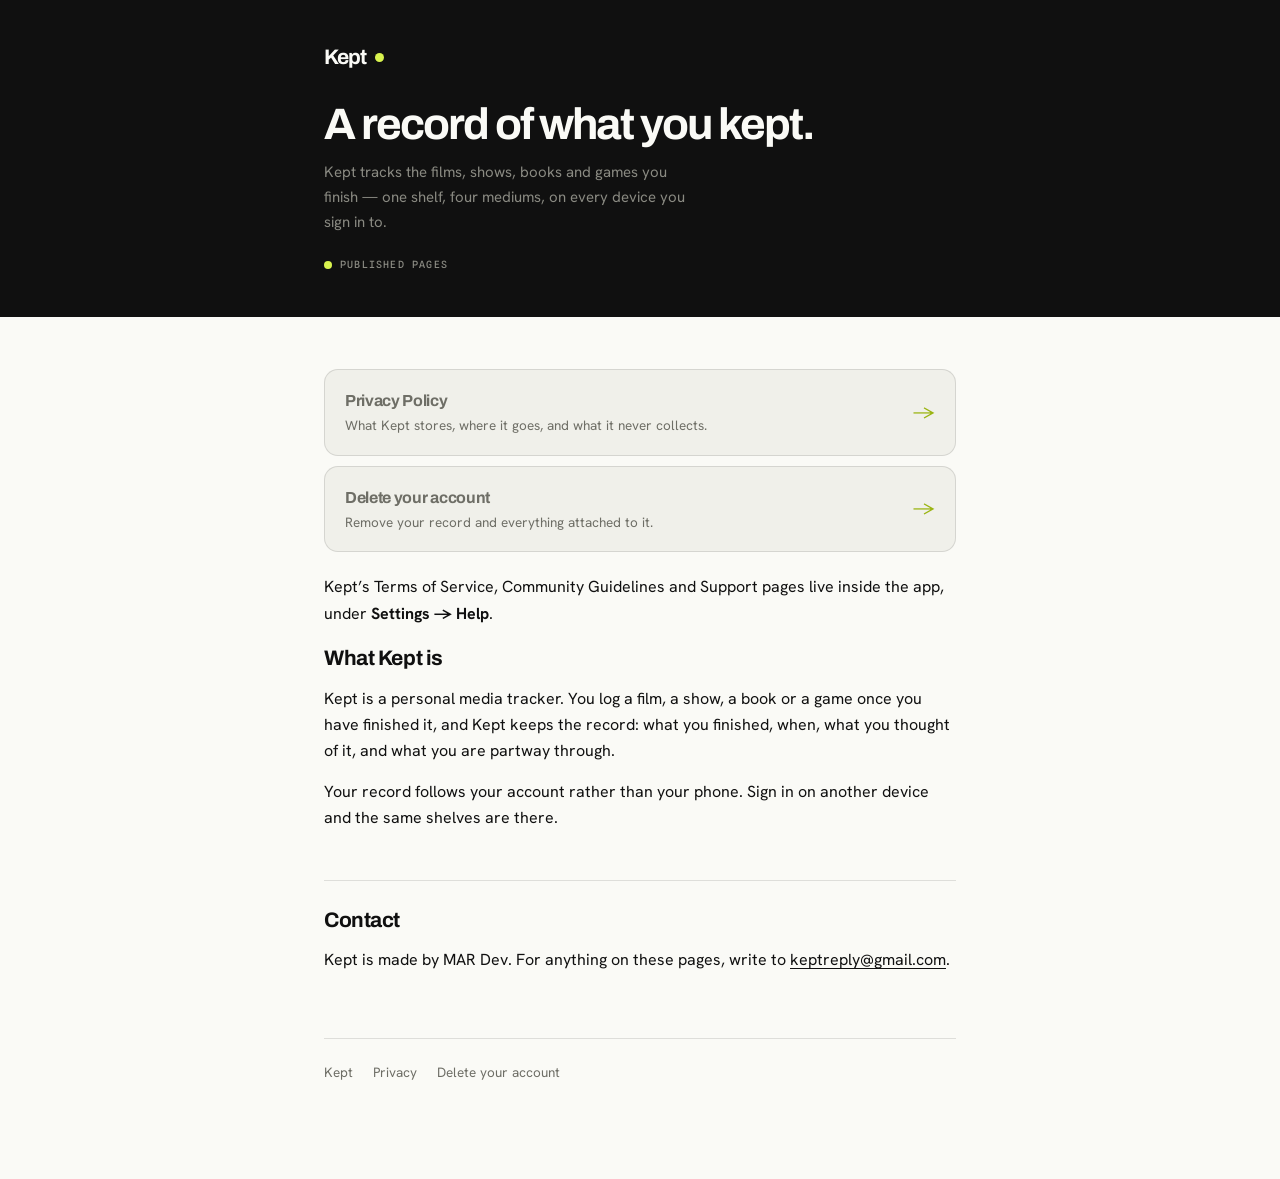
<file: index.html>
<!DOCTYPE html>
<html lang="en">
<head>
<meta charset="utf-8">
<meta name="viewport" content="width=device-width, initial-scale=1">
<title>Kept — Kept</title>
<meta name="description" content="Kept is a private record of the films, shows, books and games you have finished.">
<link rel="preconnect" href="https://fonts.googleapis.com">
<link rel="preconnect" href="https://fonts.gstatic.com" crossorigin>
<link href="https://fonts.googleapis.com/css2?family=Archivo:wght@600;700&family=Hanken+Grotesk:wght@400;700&family=Spline+Sans+Mono:wght@500&display=swap" rel="stylesheet">
<link rel="stylesheet" href="kept.css">
</head>
<body>
<header class="mast">
  <div class="wrap">
    <a class="stamp" href="index.html"><b>Kept</b><i></i></a>
    <h1>A record of what you kept.</h1>
    <p>Kept tracks the films, shows, books and games you finish — one shelf, four mediums, on every device you sign in to.</p>
    <div class="status"><i></i><span class="eyebrow">Published pages</span></div>
  </div>
</header>
<main class="wrap">

<div class="cards">
  <a class="card" href="privacy.html"><span><b>Privacy Policy</b><span>What Kept stores, where it goes, and what it never collects.</span></span><em>&rarr;</em></a>
  <a class="card" href="delete-account.html"><span><b>Delete your account</b><span>Remove your record and everything attached to it.</span></span><em>&rarr;</em></a>
</div>

<p style="margin-top:22px">Kept&rsquo;s Terms of Service, Community Guidelines and Support pages live inside the app, under <strong>Settings &rarr; Help</strong>.</p>

<h2>What Kept is</h2>
<p>Kept is a personal media tracker. You log a film, a show, a book or a game once you have finished it, and Kept keeps the record: what you finished, when, what you thought of it, and what you are partway through.</p>
<p>Your record follows your account rather than your phone. Sign in on another device and the same shelves are there.</p>

<h2>Contact</h2>
<p>Kept is made by MAR Dev. For anything on these pages, write to <a href="mailto:keptreply@gmail.com">keptreply@gmail.com</a>.</p>

<footer>
  <a href="index.html">Kept</a>
  <a href="privacy.html">Privacy</a>
  
  
  <a href="delete-account.html">Delete your account</a>
</footer>
</main>
</body>
</html>
</file>
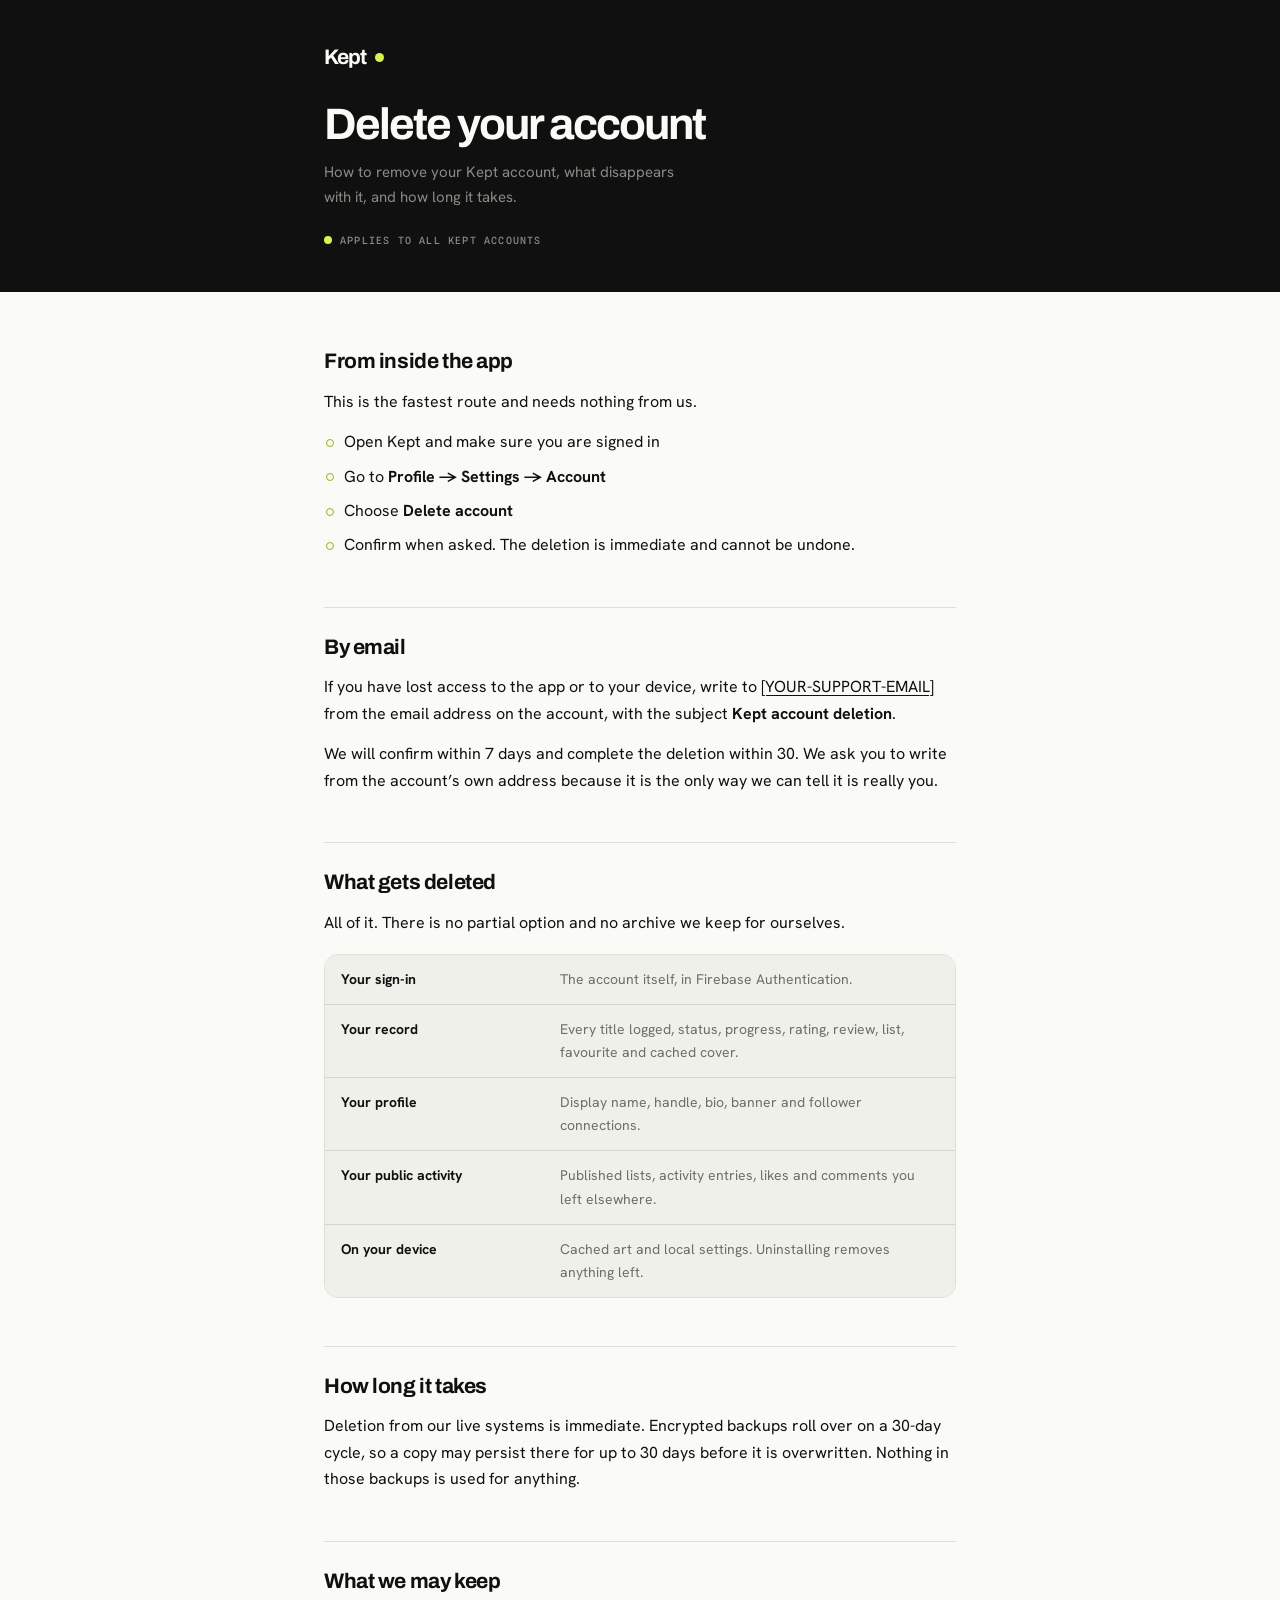
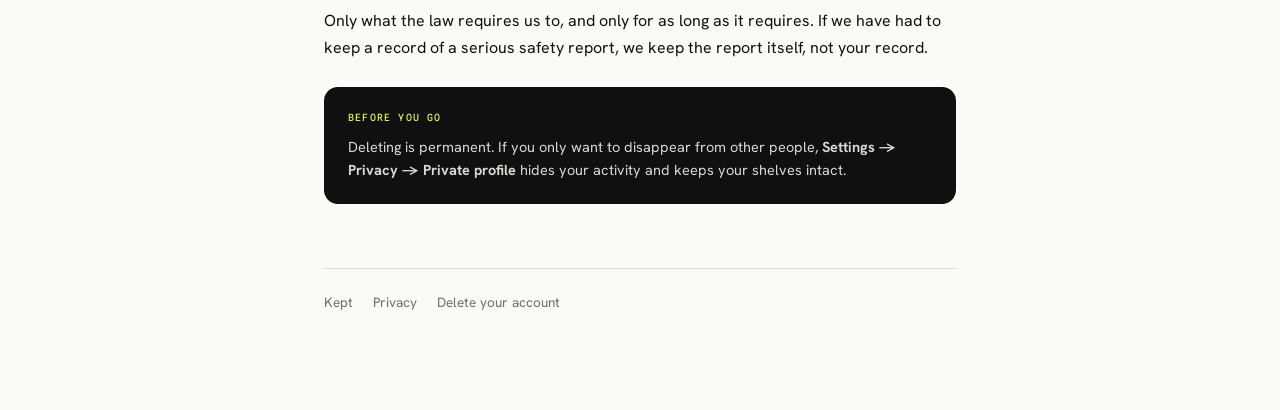
<file: delete-account.html>
<!DOCTYPE html>
<html lang="en">
<head>
<meta charset="utf-8">
<meta name="viewport" content="width=device-width, initial-scale=1">
<title>Delete your account — Kept</title>
<meta name="description" content="How to permanently delete your Kept account and everything in it.">
<link rel="preconnect" href="https://fonts.googleapis.com">
<link rel="preconnect" href="https://fonts.gstatic.com" crossorigin>
<link href="https://fonts.googleapis.com/css2?family=Archivo:wght@600;700&family=Hanken+Grotesk:wght@400;700&family=Spline+Sans+Mono:wght@500&display=swap" rel="stylesheet">
<link rel="stylesheet" href="kept.css">
</head>
<body>
<header class="mast">
  <div class="wrap">
    <a class="stamp" href="index.html"><b>Kept</b><i></i></a>
    <h1>Delete your account</h1>
    <p>How to remove your Kept account, what disappears with it, and how long it takes.</p>
    <div class="status"><i></i><span class="eyebrow">Applies to all Kept accounts</span></div>
  </div>
</header>
<main class="wrap">

<h2>From inside the app</h2>
<p>This is the fastest route and needs nothing from us.</p>
<ul>
  <li>Open Kept and make sure you are signed in</li>
  <li>Go to <strong>Profile &rarr; Settings &rarr; Account</strong></li>
  <li>Choose <strong>Delete account</strong></li>
  <li>Confirm when asked. The deletion is immediate and cannot be undone.</li>
</ul>

<h2>By email</h2>
<p>If you have lost access to the app or to your device, write to <a href="mailto:keptreply@gmail.com?subject=Kept%20account%20deletion">[YOUR-SUPPORT-EMAIL]</a> from the email address on the account, with the subject <strong>Kept account deletion</strong>.</p>
<p>We will confirm within 7 days and complete the deletion within 30. We ask you to write from the account&rsquo;s own address because it is the only way we can tell it is really you.</p>

<h2>What gets deleted</h2>
<p>All of it. There is no partial option and no archive we keep for ourselves.</p>
<div class="rows">
  <div class="row"><dt>Your sign-in</dt><dd>The account itself, in Firebase Authentication.</dd></div>
  <div class="row"><dt>Your record</dt><dd>Every title logged, status, progress, rating, review, list, favourite and cached cover.</dd></div>
  <div class="row"><dt>Your profile</dt><dd>Display name, handle, bio, banner and follower connections.</dd></div>
  <div class="row"><dt>Your public activity</dt><dd>Published lists, activity entries, likes and comments you left elsewhere.</dd></div>
  <div class="row"><dt>On your device</dt><dd>Cached art and local settings. Uninstalling removes anything left.</dd></div>
</div>

<h2>How long it takes</h2>
<p>Deletion from our live systems is immediate. Encrypted backups roll over on a 30-day cycle, so a copy may persist there for up to 30 days before it is overwritten. Nothing in those backups is used for anything.</p>

<h2>What we may keep</h2>
<p>Only what the law requires us to, and only for as long as it requires. If we have had to keep a record of a serious safety report, we keep the report itself, not your record.</p>

<div class="note">
  <span class="eyebrow">Before you go</span>
  <p>Deleting is permanent. If you only want to disappear from other people, <strong>Settings &rarr; Privacy &rarr; Private profile</strong> hides your activity and keeps your shelves intact.</p>
</div>

<footer>
  <a href="index.html">Kept</a>
  <a href="privacy.html">Privacy</a>
  
  
  <a href="delete-account.html">Delete your account</a>
</footer>
</main>
</body>
</html>
</file>
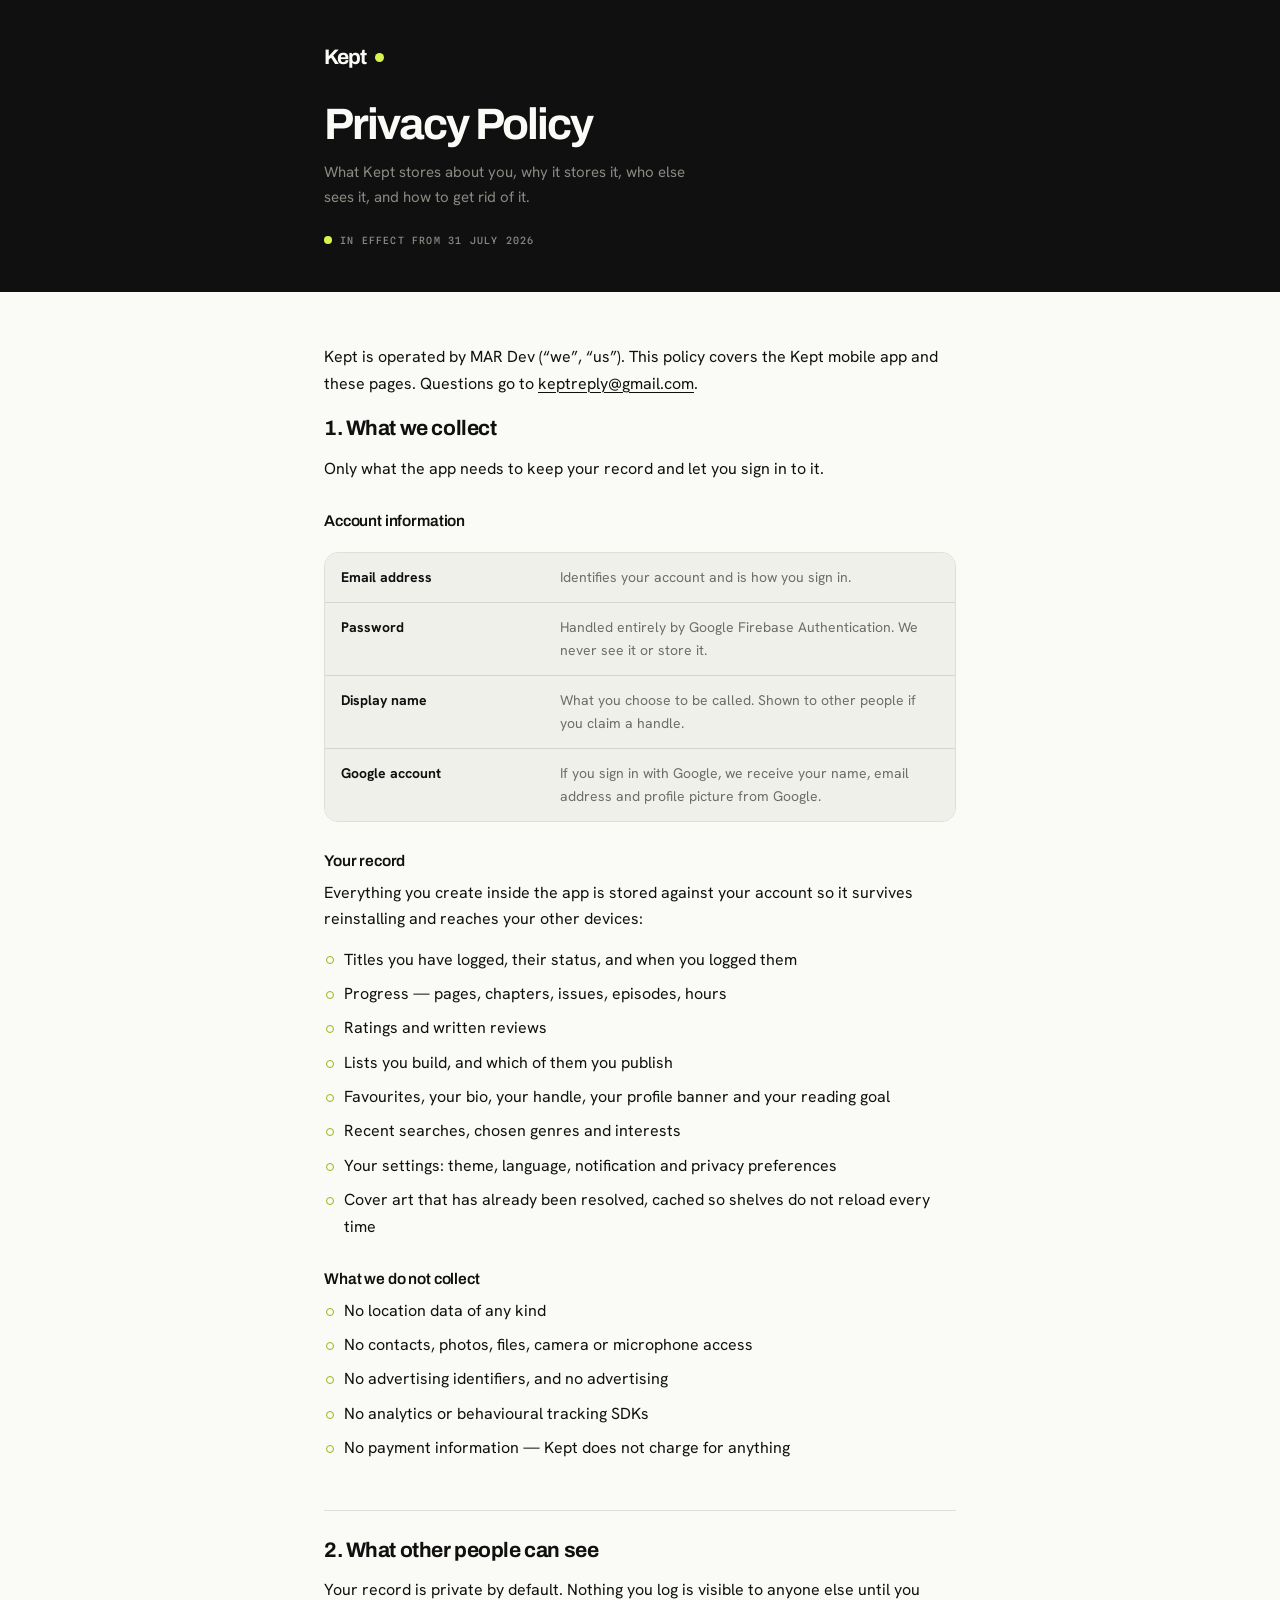
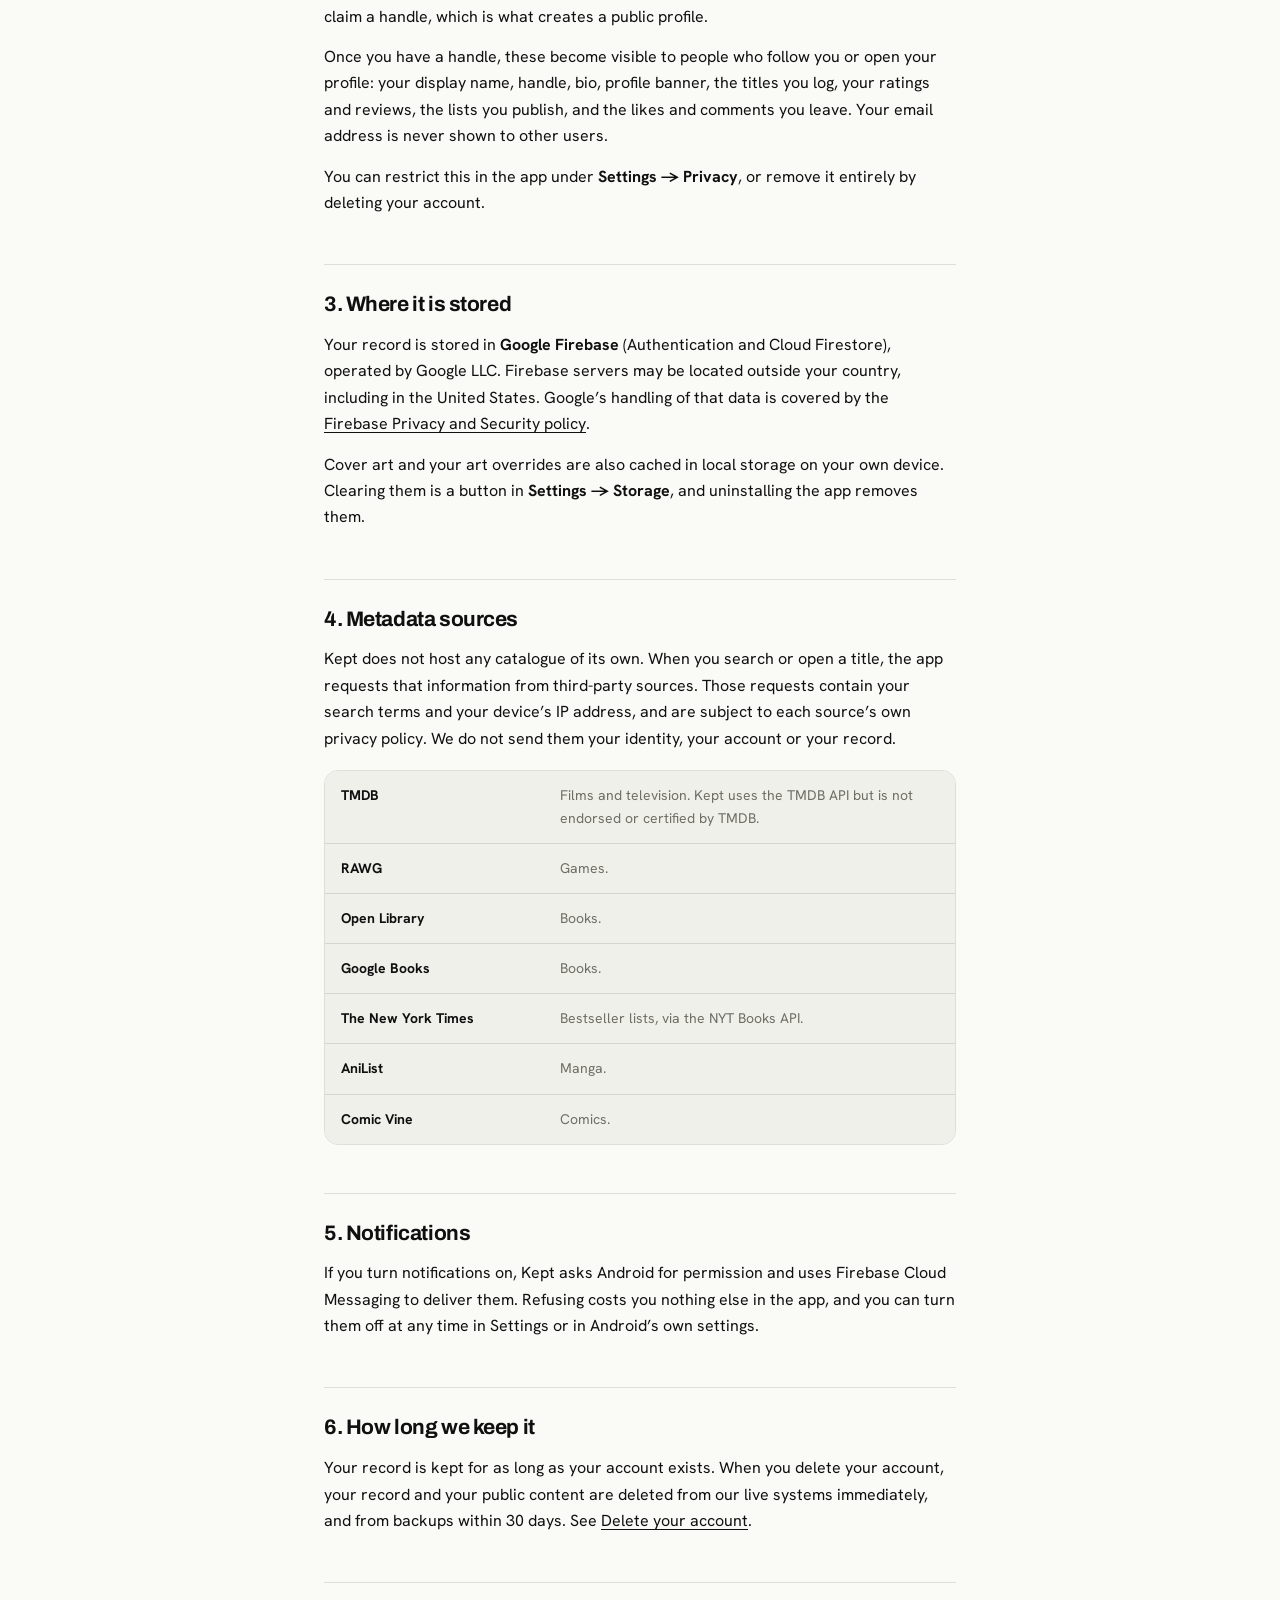
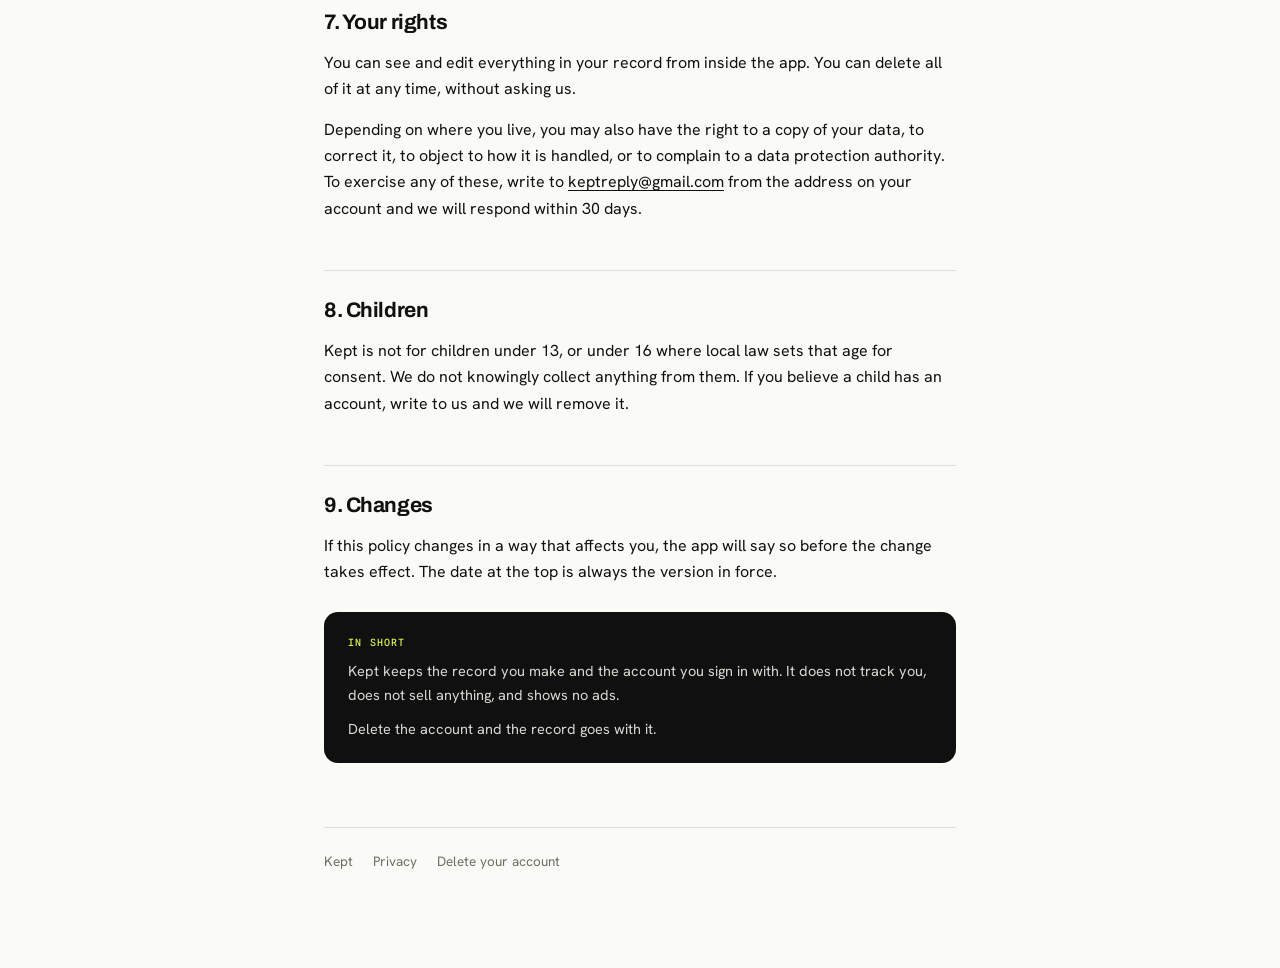
<file: privacy.html>
<!DOCTYPE html>
<html lang="en">
<head>
<meta charset="utf-8">
<meta name="viewport" content="width=device-width, initial-scale=1">
<title>Privacy Policy — Kept</title>
<meta name="description" content="What Kept collects, why, and how to remove it.">
<link rel="preconnect" href="https://fonts.googleapis.com">
<link rel="preconnect" href="https://fonts.gstatic.com" crossorigin>
<link href="https://fonts.googleapis.com/css2?family=Archivo:wght@600;700&family=Hanken+Grotesk:wght@400;700&family=Spline+Sans+Mono:wght@500&display=swap" rel="stylesheet">
<link rel="stylesheet" href="kept.css">
</head>
<body>
<header class="mast">
  <div class="wrap">
    <a class="stamp" href="index.html"><b>Kept</b><i></i></a>
    <h1>Privacy Policy</h1>
    <p>What Kept stores about you, why it stores it, who else sees it, and how to get rid of it.</p>
    <div class="status"><i></i><span class="eyebrow">In effect from 31 July 2026</span></div>
  </div>
</header>
<main class="wrap">

<p>Kept is operated by MAR Dev (&ldquo;we&rdquo;, &ldquo;us&rdquo;). This policy covers the Kept mobile app and these pages. Questions go to <a href="mailto:keptreply@gmail.com">keptreply@gmail.com</a>.</p>

<h2>1. What we collect</h2>
<p>Only what the app needs to keep your record and let you sign in to it.</p>

<h3>Account information</h3>
<div class="rows">
  <div class="row"><dt>Email address</dt><dd>Identifies your account and is how you sign in.</dd></div>
  <div class="row"><dt>Password</dt><dd>Handled entirely by Google Firebase Authentication. We never see it or store it.</dd></div>
  <div class="row"><dt>Display name</dt><dd>What you choose to be called. Shown to other people if you claim a handle.</dd></div>
  <div class="row"><dt>Google account</dt><dd>If you sign in with Google, we receive your name, email address and profile picture from Google.</dd></div>
</div>

<h3>Your record</h3>
<p>Everything you create inside the app is stored against your account so it survives reinstalling and reaches your other devices:</p>
<ul>
  <li>Titles you have logged, their status, and when you logged them</li>
  <li>Progress — pages, chapters, issues, episodes, hours</li>
  <li>Ratings and written reviews</li>
  <li>Lists you build, and which of them you publish</li>
  <li>Favourites, your bio, your handle, your profile banner and your reading goal</li>
  <li>Recent searches, chosen genres and interests</li>
  <li>Your settings: theme, language, notification and privacy preferences</li>
  <li>Cover art that has already been resolved, cached so shelves do not reload every time</li>
</ul>

<h3>What we do not collect</h3>
<ul>
  <li>No location data of any kind</li>
  <li>No contacts, photos, files, camera or microphone access</li>
  <li>No advertising identifiers, and no advertising</li>
  <li>No analytics or behavioural tracking SDKs</li>
  <li>No payment information — Kept does not charge for anything</li>
</ul>

<h2>2. What other people can see</h2>
<p>Your record is private by default. Nothing you log is visible to anyone else until you claim a handle, which is what creates a public profile.</p>
<p>Once you have a handle, these become visible to people who follow you or open your profile: your display name, handle, bio, profile banner, the titles you log, your ratings and reviews, the lists you publish, and the likes and comments you leave. Your email address is never shown to other users.</p>
<p>You can restrict this in the app under <strong>Settings &rarr; Privacy</strong>, or remove it entirely by deleting your account.</p>

<h2>3. Where it is stored</h2>
<p>Your record is stored in <strong>Google Firebase</strong> (Authentication and Cloud Firestore), operated by Google LLC. Firebase servers may be located outside your country, including in the United States. Google&rsquo;s handling of that data is covered by the <a href="https://firebase.google.com/support/privacy" rel="noopener">Firebase Privacy and Security policy</a>.</p>
<p>Cover art and your art overrides are also cached in local storage on your own device. Clearing them is a button in <strong>Settings &rarr; Storage</strong>, and uninstalling the app removes them.</p>

<h2>4. Metadata sources</h2>
<p>Kept does not host any catalogue of its own. When you search or open a title, the app requests that information from third-party sources. Those requests contain your search terms and your device&rsquo;s IP address, and are subject to each source&rsquo;s own privacy policy. We do not send them your identity, your account or your record.</p>
<div class="rows">
  <div class="row"><dt>TMDB</dt><dd>Films and television. Kept uses the TMDB API but is not endorsed or certified by TMDB.</dd></div>
  <div class="row"><dt>RAWG</dt><dd>Games.</dd></div>
  <div class="row"><dt>Open Library</dt><dd>Books.</dd></div>
  <div class="row"><dt>Google Books</dt><dd>Books.</dd></div>
  <div class="row"><dt>The New York Times</dt><dd>Bestseller lists, via the NYT Books API.</dd></div>
  <div class="row"><dt>AniList</dt><dd>Manga.</dd></div>
  <div class="row"><dt>Comic Vine</dt><dd>Comics.</dd></div>
</div>

<h2>5. Notifications</h2>
<p>If you turn notifications on, Kept asks Android for permission and uses Firebase Cloud Messaging to deliver them. Refusing costs you nothing else in the app, and you can turn them off at any time in Settings or in Android&rsquo;s own settings.</p>

<h2>6. How long we keep it</h2>
<p>Your record is kept for as long as your account exists. When you delete your account, your record and your public content are deleted from our live systems immediately, and from backups within 30 days. See <a href="delete-account.html">Delete your account</a>.</p>

<h2>7. Your rights</h2>
<p>You can see and edit everything in your record from inside the app. You can delete all of it at any time, without asking us.</p>
<p>Depending on where you live, you may also have the right to a copy of your data, to correct it, to object to how it is handled, or to complain to a data protection authority. To exercise any of these, write to <a href="mailto:keptreply@gmail.com">keptreply@gmail.com</a> from the address on your account and we will respond within 30 days.</p>

<h2>8. Children</h2>
<p>Kept is not for children under 13, or under 16 where local law sets that age for consent. We do not knowingly collect anything from them. If you believe a child has an account, write to us and we will remove it.</p>

<h2>9. Changes</h2>
<p>If this policy changes in a way that affects you, the app will say so before the change takes effect. The date at the top is always the version in force.</p>

<div class="note">
  <span class="eyebrow">In short</span>
  <p>Kept keeps the record you make and the account you sign in with. It does not track you, does not sell anything, and shows no ads.</p>
  <p>Delete the account and the record goes with it.</p>
</div>

<footer>
  <a href="index.html">Kept</a>
  <a href="privacy.html">Privacy</a>
  
  
  <a href="delete-account.html">Delete your account</a>
</footer>
</main>
</body>
</html>
</file>
<file: kept.css>
/* Kept — published pages.
   Tokens taken straight from the Kept Brand Book: Ink, Paper, Chartreuse,
   Archivo / Hanken Grotesk / Spline Sans Mono. The chartreuse dot keeps its
   meaning from the app — filled is settled, hollow is not yet. */

:root {
  --ink: #101010;
  --ink-raised: #1C1C1A;
  --paper: #FAFAF6;
  --fog: #F0F0EA;
  --grey: #6E6E66;
  --grey-soft: #8A8A82;
  --chartreuse: #D8F34E;
  --dot-ink: #9AB411;
  --rule: rgba(16, 16, 16, 0.12);
}

* { box-sizing: border-box; }

html { -webkit-text-size-adjust: 100%; }

body {
  margin: 0;
  background: var(--paper);
  color: var(--ink);
  font-family: 'Hanken Grotesk', system-ui, sans-serif;
  font-size: 16px;
  line-height: 1.65;
  -webkit-font-smoothing: antialiased;
}

.wrap { max-width: 680px; margin: 0 auto; padding: 0 24px 96px; }

/* ---- masthead ---------------------------------------------------------- */
.mast {
  background: var(--ink);
  color: var(--paper);
  padding: 40px 0 44px;
  margin-bottom: 52px;
}
.mast .wrap { padding-bottom: 0; }
.stamp {
  display: inline-flex;
  align-items: center;
  gap: 9px;
  text-decoration: none;
  color: var(--paper);
}
.stamp b {
  font-family: 'Archivo', sans-serif;
  font-weight: 700;
  font-size: 21px;
  letter-spacing: -0.045em;
}
.stamp i {
  width: 9px; height: 9px;
  border-radius: 50%;
  background: var(--chartreuse);
  display: block;
}
.mast h1 {
  font-family: 'Archivo', sans-serif;
  font-weight: 700;
  font-size: clamp(30px, 7vw, 44px);
  letter-spacing: -0.045em;
  line-height: 1.08;
  margin: 26px 0 0;
}
.mast p { color: var(--grey-soft); margin: 12px 0 0; font-size: 15px; max-width: 46ch; }

/* ---- mono utility label ------------------------------------------------ */
.eyebrow {
  font-family: 'Spline Sans Mono', ui-monospace, monospace;
  font-size: 10px;
  font-weight: 500;
  letter-spacing: 0.12em;
  text-transform: uppercase;
  color: var(--grey);
}
.mast .eyebrow { color: var(--grey-soft); }

/* Status line — the dot means what it means in the app. */
.status { display: flex; align-items: center; gap: 8px; margin-top: 22px; }
.status i {
  width: 8px; height: 8px; border-radius: 50%;
  background: var(--chartreuse); display: block; flex: none;
}

/* ---- body -------------------------------------------------------------- */
h2 {
  font-family: 'Archivo', sans-serif;
  font-weight: 700;
  font-size: 21px;
  letter-spacing: -0.02em;
  margin: 48px 0 10px;
  padding-top: 22px;
  border-top: 1px solid var(--rule);
}
h2:first-of-type { border-top: none; padding-top: 0; margin-top: 0; }
h3 {
  font-family: 'Archivo', sans-serif;
  font-weight: 600;
  font-size: 15.5px;
  letter-spacing: -0.01em;
  margin: 26px 0 6px;
}
p { margin: 0 0 14px; }
ul { margin: 0 0 16px; padding-left: 0; list-style: none; }
li { position: relative; padding-left: 20px; margin-bottom: 8px; }
li::before {
  content: "";
  position: absolute; left: 2px; top: 0.62em;
  width: 6px; height: 6px; border-radius: 50%;
  border: 1.5px solid var(--dot-ink);
}
a { color: var(--ink); text-decoration: underline; text-underline-offset: 3px; text-decoration-thickness: 1px; }
a:hover { color: var(--dot-ink); }
strong { font-weight: 700; }

/* ---- data table -------------------------------------------------------- */
.rows { border: 1px solid var(--rule); border-radius: 14px; overflow: hidden; margin: 18px 0 24px; }
.row { display: flex; gap: 16px; padding: 13px 16px; border-bottom: 1px solid var(--rule); background: var(--fog); }
.row:last-child { border-bottom: none; }
.row dt { flex: 0 0 34%; font-weight: 700; font-size: 14px; margin: 0; }
.row dd { flex: 1; margin: 0; font-size: 14px; color: var(--grey); }

/* ---- index cards ------------------------------------------------------- */
.cards { display: grid; gap: 10px; margin-top: 8px; }
.card {
  display: flex; align-items: center; justify-content: space-between; gap: 16px;
  padding: 18px 20px; border: 1px solid var(--rule); border-radius: 14px;
  background: var(--fog); text-decoration: none; color: var(--ink);
  transition: border-color 120ms ease, transform 120ms ease;
}
.card:hover { border-color: var(--dot-ink); transform: translateY(-1px); color: var(--ink); }
.card b { font-family: 'Archivo', sans-serif; font-weight: 700; font-size: 16px; letter-spacing: -0.02em; display: block; }
.card span { font-size: 13.5px; color: var(--grey); }
.card em { font-style: normal; font-size: 20px; color: var(--dot-ink); }

/* ---- callout ----------------------------------------------------------- */
.note {
  background: var(--ink); color: var(--paper);
  border-radius: 14px; padding: 22px 24px; margin: 26px 0;
}
.note p { margin: 0; font-size: 14.5px; color: #D9D9D2; }
.note p + p { margin-top: 10px; }
.note .eyebrow { color: var(--chartreuse); display: block; margin-bottom: 9px; }

footer {
  margin-top: 64px; padding-top: 22px;
  border-top: 1px solid var(--rule);
  display: flex; flex-wrap: wrap; gap: 8px 20px; align-items: center;
}
footer a { text-decoration: none; font-size: 13.5px; color: var(--grey); }
footer a:hover { color: var(--dot-ink); }

:focus-visible { outline: 2px solid var(--dot-ink); outline-offset: 3px; border-radius: 4px; }
@media (prefers-reduced-motion: reduce) { * { transition: none !important; } }
@media (max-width: 520px) {
  .row { flex-direction: column; gap: 4px; }
  .row dt { flex: none; }
}
</file>
